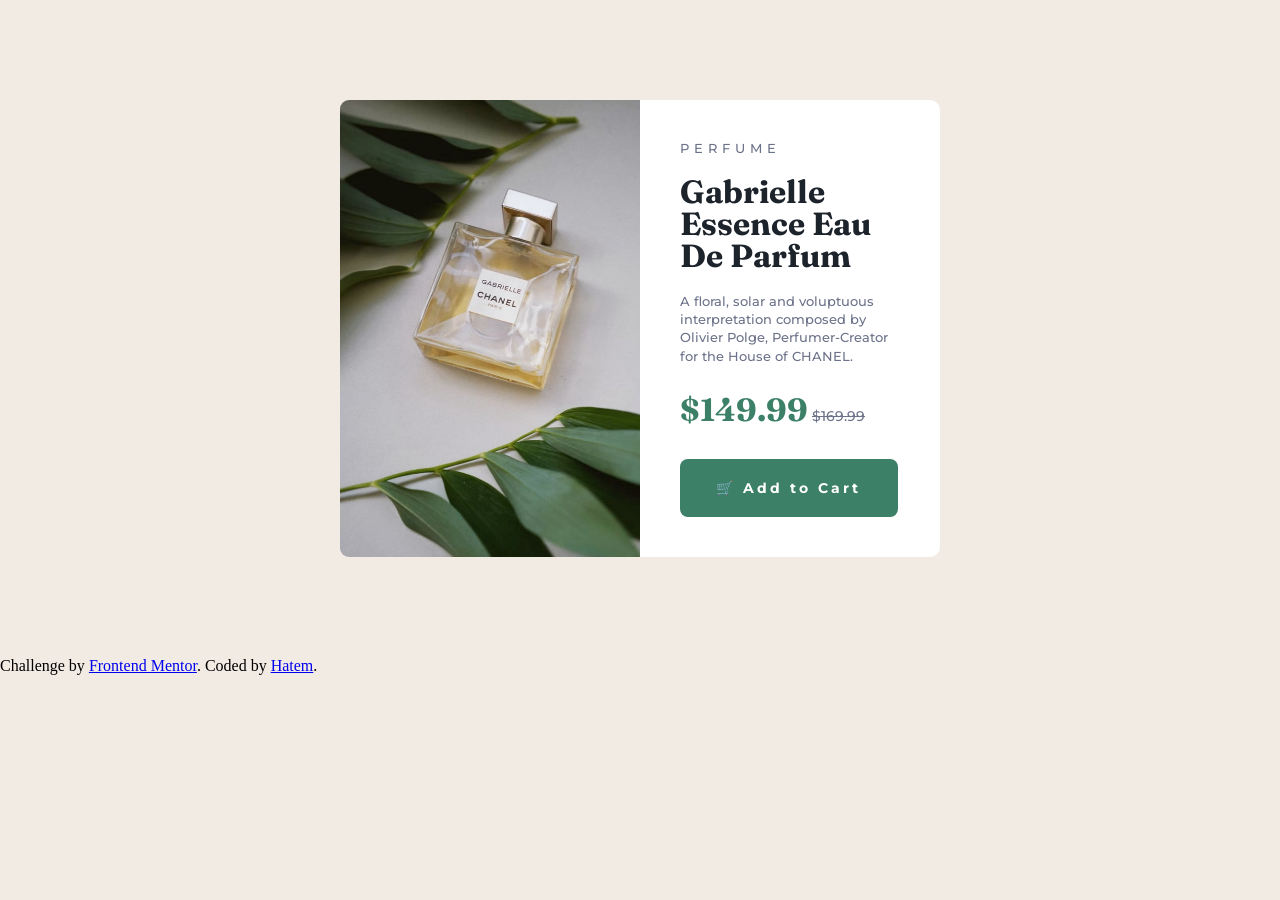
<file: index.html>
<!doctype html>
<html lang="en">
 <head>
  <meta charset="UTF-8" />
  <meta name="viewport" content="width=device-width, initial-scale=1.0" />
  <title>Frontend Mentor | Product preview card component</title>
  
  <link rel="preconnect" href="https://fonts.googleapis.com" />
  <link rel="preconnect" href="https://fonts.gstatic.com" crossorigin />
  <link href="https://fonts.googleapis.com/css2?family=Fraunces:opsz,wght@9..144,700&family=Montserrat:wght@500;700&display=swap" rel="stylesheet" />

  <link rel="stylesheet" href="styles.css" />
</head>
  <body>
    <div class="container">
      <div class="image-container">
      <img
        class="image-of-perfume"
        src="images/image-product-desktop.jpg"
        alt="image-of-perfume"
      />
      </div>
      <div class="product-info-box">
        <header class="heading">
          <p class="first-word">Perfume</p>
          <h1 class="main-title">Gabrielle Essence Eau De Parfum</h1>
        </header>
        <article>
          <ul class="description">
            <li>A floral, solar and voluptuous</li>
            <li>interpretation composed by</li>
            <li>Olivier Polge, Perfumer-Creator</li>
            <li>for the House of CHANEL.</li>
          </ul>
        </article>
        <div class="price-box">
          <span class="new-price">$149.99</span>
          <span class="real-price">$169.99</span>
        </div>
        <button class="cart-button">🛒 Add to Cart</button>
      </div>
    </div>
  </body>
  <footer class="attribution">
    Challenge by <a href="https://www.frontendmentor.io?ref=challenge">Frontend Mentor</a>. 
    Coded by <a href="https://github.com/hatem-create/hatem-create">Hatem</a>.
  </footer>
</html>
</file>
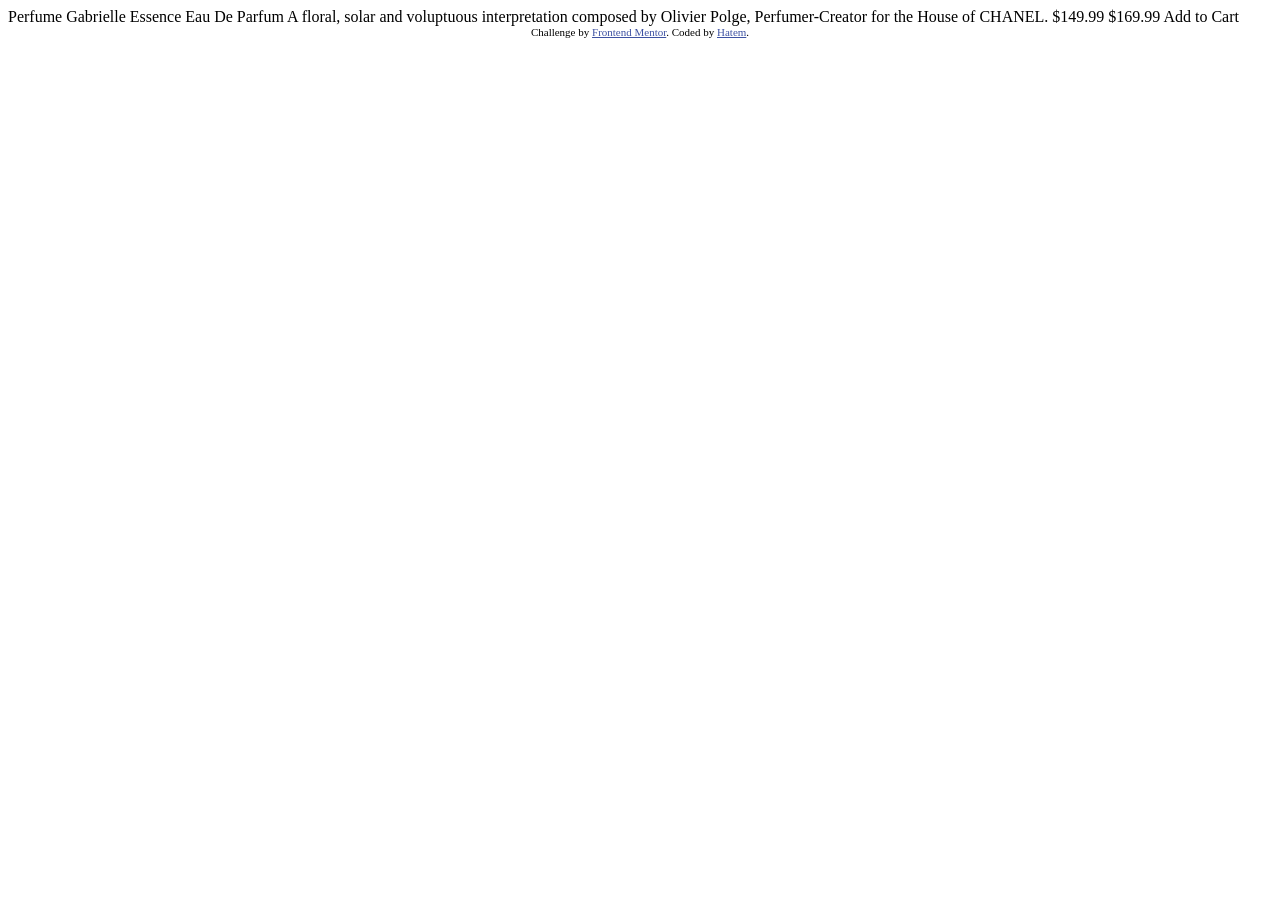
<file: product-preview-card-component-main/index.html>
<!DOCTYPE html>
<html lang="en">
<head>
  <meta charset="UTF-8">
  <meta name="viewport" content="width=device-width, initial-scale=1.0"> <!-- displays site properly based on user's device -->

  <link rel="icon" type="image/png" sizes="32x32" href="./images/favicon-32x32.png">
  
  <title>Frontend Mentor | Product preview card component</title>

  <!-- Feel free to remove these styles or customise in your own stylesheet 👍 -->
  <style>
    .attribution { font-size: 0.6875rem; text-align: center; }
    .attribution a { color: hsl(228, 45%, 44%); }
  </style>
</head>
<body>

  Perfume

  Gabrielle Essence Eau De Parfum

  A floral, solar and voluptuous interpretation composed by Olivier Polge, 
  Perfumer-Creator for the House of CHANEL.

  $149.99
  $169.99

  Add to Cart
  
  <footer class="attribution">
    Challenge by <a href="https://www.frontendmentor.io?ref=challenge">Frontend Mentor</a>. 
    Coded by <a href="#">Hatem</a>.
  </footer>
</body>
</html>
</file>
<file: styles.css>
* {
  margin: 0;
  padding: 0;
  box-sizing: border-box;
}

body {
  background-color: hsl(30, 38%, 92%)
}

.container{
  display: grid;
  grid-template-columns: 300px 300px ;
  width: 600px;
    margin: 100px auto;
}


.image-container {
  display: flex;
  justify-content: center; /* Centers horizontally in Flexbox */
  align-items: center;     /* Centers vertically in Flexbox */
  overflow: hidden;
  border-top-left-radius: 9px;
  border-bottom-left-radius: 9px;
}

.image-of-perfume {
  width: 100%;
  height: 100%;
  object-fit: cover; /* This fills the area */
  display: block;    /* Removes extra whitespace under images */
}



.product-info-box {
  display: flex;
  background-color: hsl(0, 0%, 100%);
  flex-direction: column;
  text-align: left;
  padding: 40px;
  border-top-left-radius: 0px;
  border-top-right-radius: 10px;
  border-bottom-right-radius: 10px;
}

.heading {
  display: flex;
  flex-direction: column;
  text-align: left;
  align-items: flex-start;
}

.first-word {
  font-family: 'Montserrat', sans-serif;
  font-size: 13px;
  margin-bottom: 20px;
  font-weight: 500;
  color: hsl(228, 12%, 48%);
  letter-spacing: 5px;
  text-transform: uppercase;
}

.main-title {
  font-family: 'Fraunces', serif;
  font-weight: 700;
  font-size: 32px;
  color: hsl(212, 21%, 14%);
  line-height: 1.0;
}



.description {
  font-family: 'Montserrat', sans-serif;
  font-size: 13px;
  font-weight: 500;
  color: hsl(228, 12%, 48%);
  list-style: none;         
  line-height: 1.4;
  margin-top: 20px;
  margin-bottom: 25px;
  text-align: left;
  padding-left: 0;
  margin-left: 0;
  
}

.price-box {
  margin-left: 0;
}


.new-price {
  color: hsl(158, 36%, 37%);
  font-size: 32px;
  font-family: 'Fraunces', serif;
  font-weight: 700;
  margin-top: 100px;
}

.real-price {
  font-family: 'Montserrat', sans-serif;
  font-size: 14px;
  font-weight: 500;
  color: hsl(228, 12%, 48%);
  text-decoration: line-through;
  text-align: center;
}

.cart-button {
  background-color: hsl(158, 36%, 37%);
  color: hsl(0, 0%, 100%);
  border: 0px;
  font-family: 'Montserrat', sans-serif;
  font-size: 14px;
  font-weight: 700;
  border-radius: 8px;
  width: 99%;
  display: flex;
  justify-content: center; 
  align-items: center;     
  gap: 100px;               
  padding: 20px 0;
  cursor: pointer;
  margin-top: 30px;
  letter-spacing: 3px;
  grid-column: 1/-1;
}

.cart-button:hover {
  background-color: hsl(158, 42%, 18%);
}
</file>
